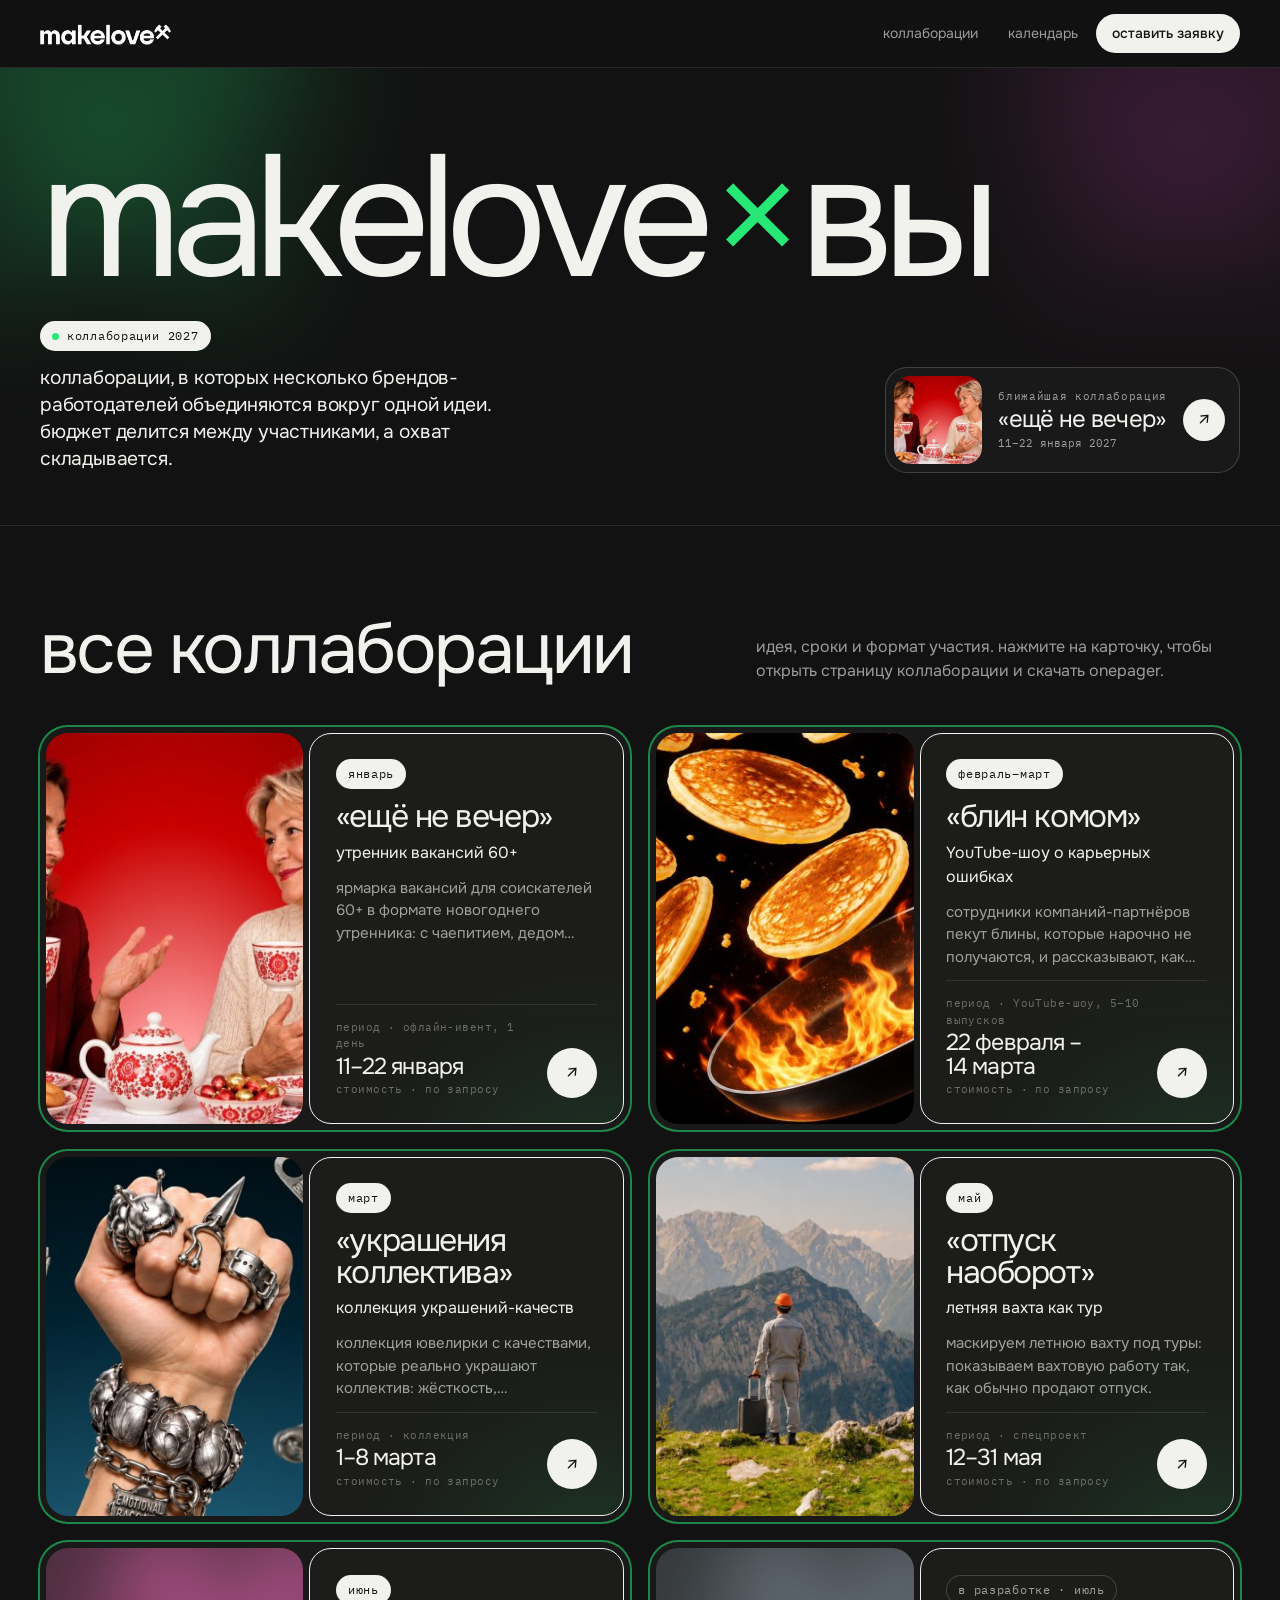
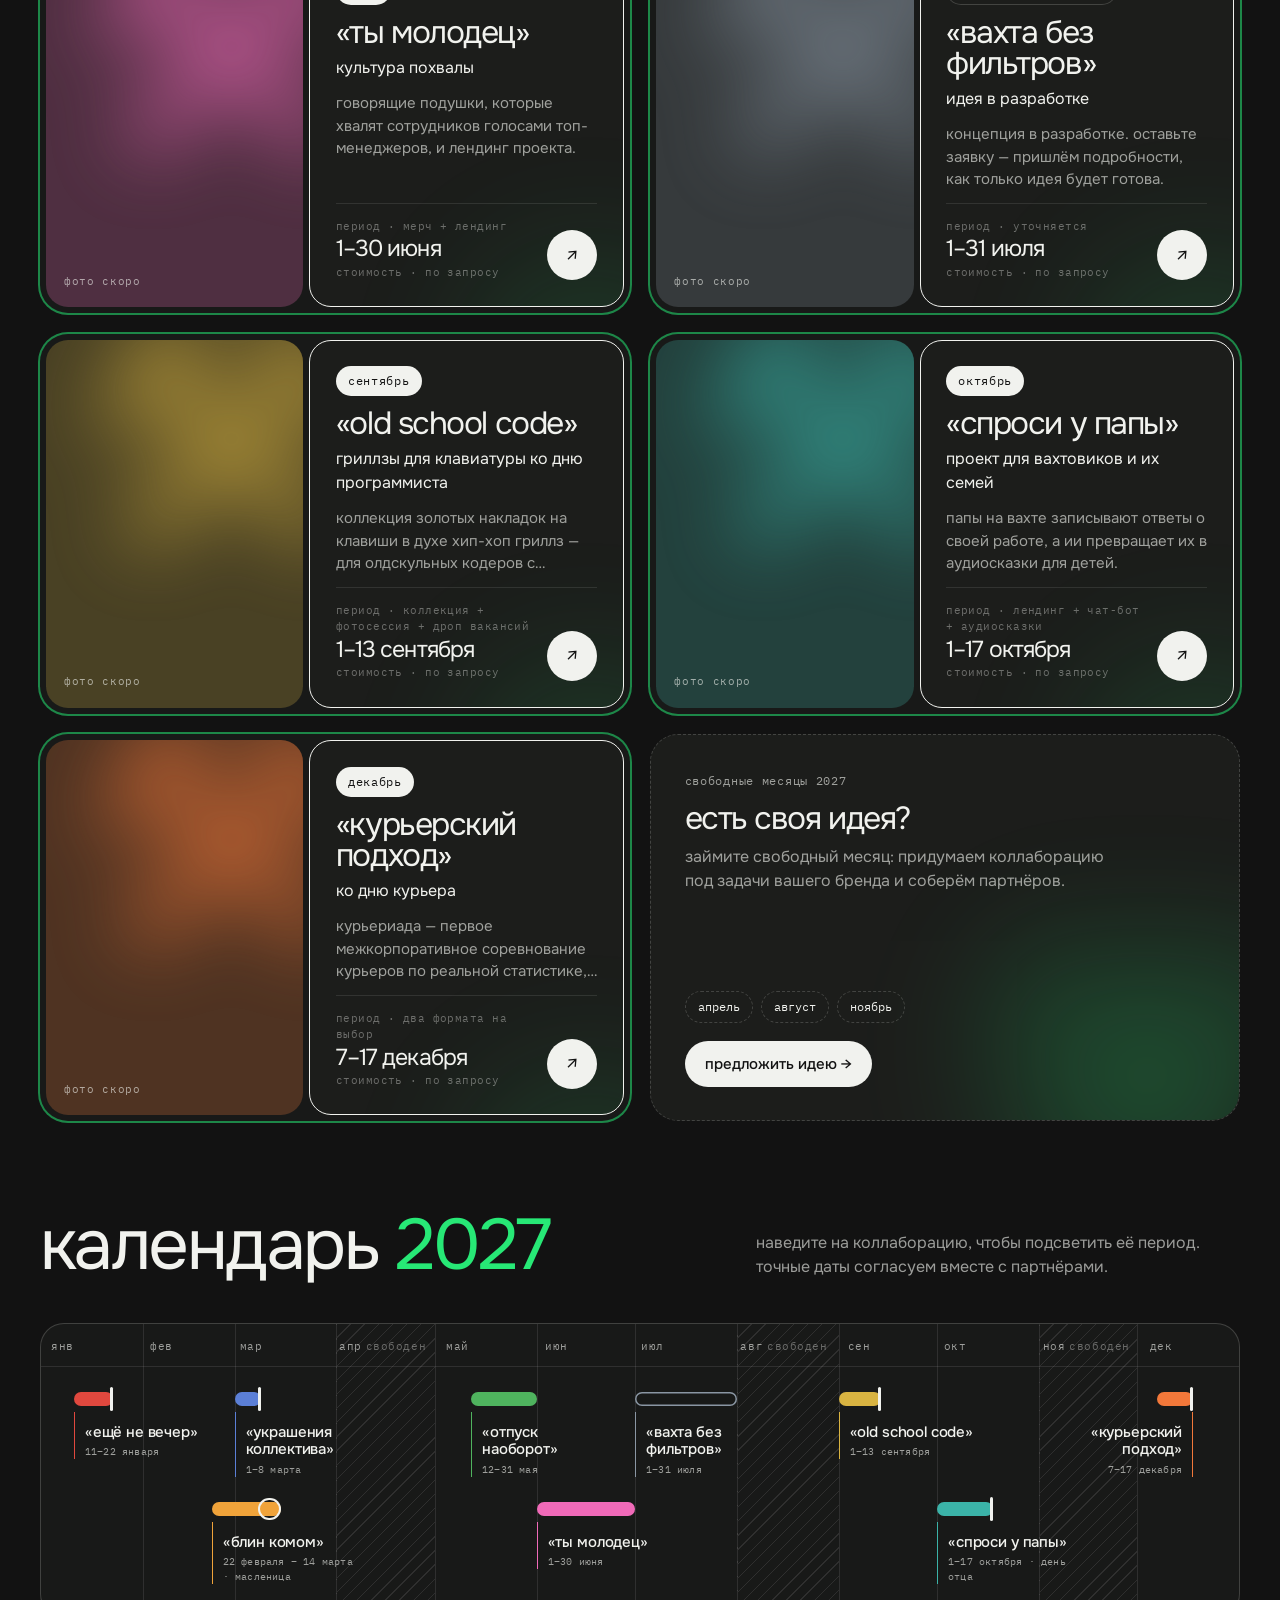
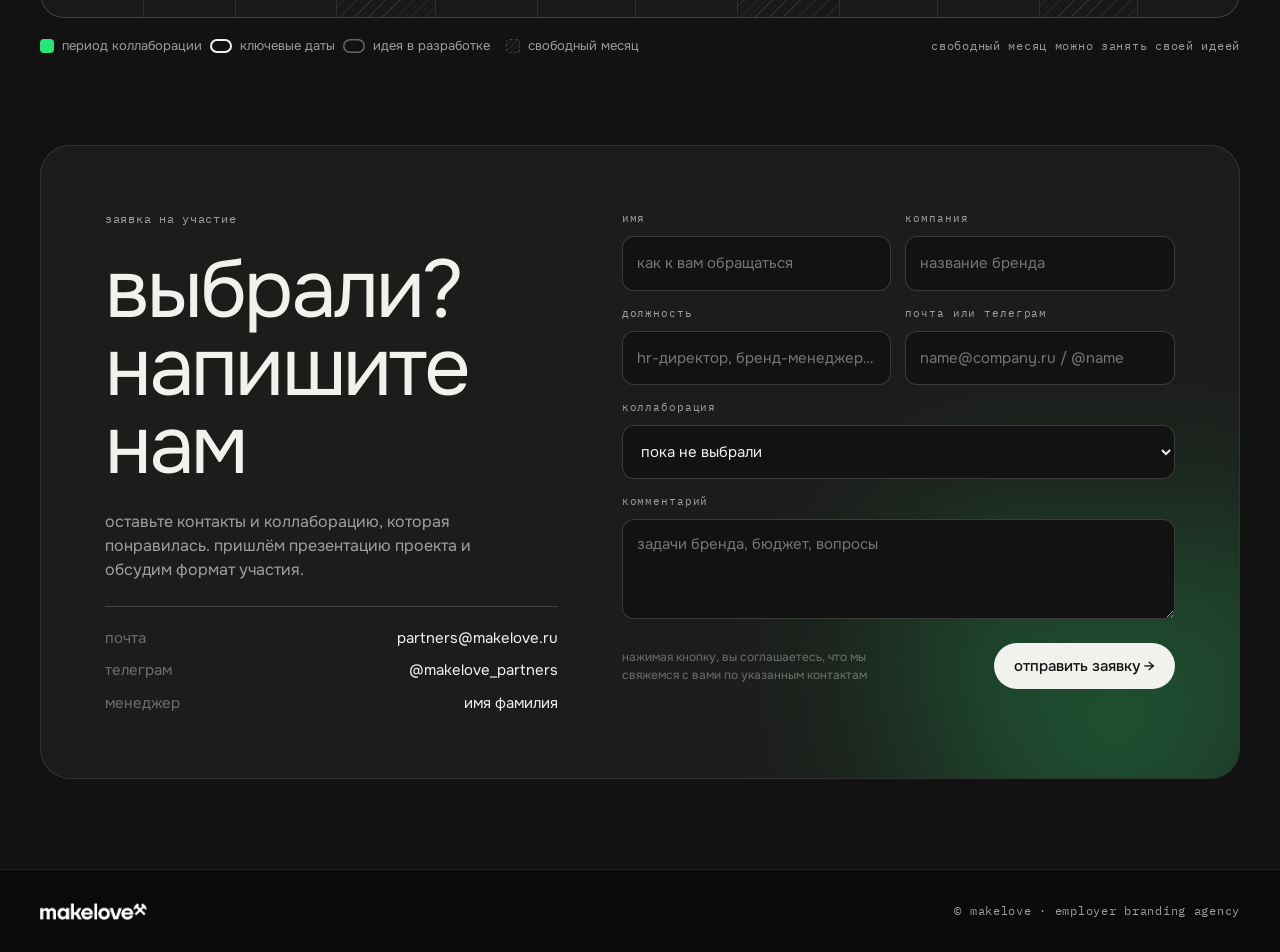
<file: index.html>
<!doctype html>
<html lang="ru">
<head>
<meta charset="utf-8">
<meta name="viewport" content="width=device-width,initial-scale=1">
<title>makelove × вы — коллаборации 2027</title>
<meta name="description" content="коллаборации makelove на 2027 год: календарь проектов и заявка для брендов-работодателей">
<link rel="icon" type="image/png" href="img/hammer_mask.png">
<link rel="preconnect" href="https://fonts.googleapis.com">
<link rel="preconnect" href="https://fonts.gstatic.com" crossorigin>
<link rel="stylesheet" href="https://fonts.googleapis.com/css2?family=Onest:wght@300;400;500;600&family=IBM+Plex+Mono:wght@400;500&display=swap">
<link rel="stylesheet" href="site.css">
<link rel="stylesheet" href="hero.css">
</head>
<body class="v3">
<header class="top">
  <div class="wrap">
    <a href="#top" aria-label="makelove"><img class="logo logo-l" src="img/wordmark_dark.png" alt="makelove"><img class="logo logo-d" src="img/wordmark.png" alt="makelove"></a>
    <nav class="nav">
      <a href="#kollaby">коллаборации</a>
      <a href="#kalendar">календарь</a>
      <a class="btn" href="#zayavka">оставить заявку</a>
    </nav>
  </div>
</header>

<main id="top">
  <section class="hero">
    <div class="glows" aria-hidden="true">
      <div class="hm anim" style="--s:460px;left:-120px;top:-180px;--o:.38;--rot:-12deg;--t:20s"></div>
      <div class="hm anim" style="--hc:var(--pink);--s:380px;right:-100px;top:-120px;--o:.26;--rot:18deg;--dx:-40px;--dy:30px;--t:24s"></div>
    </div>
    <div class="wrap">
      <h1>makelove<span class="x">×</span>вы</h1>
      <div class="hero-side">
        <div style="display:grid;gap:14px">
          <span class="tag"><i></i>коллаборации <span class="yr"></span></span>
          <p class="lead">коллаборации, в которых несколько брендов-работодателей объединяются вокруг одной идеи. бюджет делится между участниками, а охват складывается.</p>
        </div>
        <div class="corner" id="corner"></div>
      </div>
    </div>
  </section>

  <section class="sec" id="kollaby">
    <div class="wrap">
      <div class="sec-head">
        <h2>все коллаборации</h2>
        <p>идея, сроки и формат участия. нажмите на карточку, чтобы открыть страницу коллаборации и скачать onepager.</p>
      </div>
      <div class="lc-grid" id="list"></div>
    </div>
  </section>

  <section class="sec" id="kalendar" style="padding-top:0">
    <div class="wrap">
      <div class="sec-head">
        <h2>календарь <span class="g yr"></span></h2>
        <p>наведите на коллаборацию, чтобы подсветить её период. точные даты согласуем вместе с партнёрами.</p>
      </div>
      <div class="cal-tiles"><div class="year" id="year"></div></div>
      <div class="cal-gantt"><div class="gt-scroll"><div id="gantt"></div></div></div>
      <div class="cal-foot">
        <div class="legend">
          <span class="lg-v1"><span><i style="background:var(--green-soft)"></i>период коллаборации</span><span><i style="background:var(--green)"></i>ключевая дата</span></span>
          <span class="lg-v2"><span><i style="background:var(--green)"></i>период коллаборации</span><span><i style="background:none;box-shadow:inset 0 0 0 2px var(--ink);border-radius:999px;width:22px"></i>ключевые даты</span><span><i style="box-shadow:inset 0 0 0 1.5px var(--faint);border-radius:999px;width:22px"></i>идея в разработке</span></span>
          <span><i style="border:1px dashed var(--line-2);background:repeating-linear-gradient(135deg,transparent 0 3px,var(--line) 3px 4px)"></i>свободный месяц</span>
        </div>
        <span class="mono">свободный месяц можно занять своей идеей</span>
      </div>
    </div>
  </section>

  <section class="sec" id="zayavka" style="padding-top:0">
    <div class="wrap">
      <div class="apply">
        <div class="hm" aria-hidden="true"></div>
        <div class="apply-grid">
          <div class="apply-side">
            <span class="mono">заявка на участие</span>
            <h2>выбрали?<br>напишите нам</h2>
            <p>оставьте контакты и коллаборацию, которая понравилась. пришлём презентацию проекта и обсудим формат участия.</p>
            <div class="contacts" id="contacts"></div>
          </div>
          <form id="form" name="zayavka" method="POST" data-netlify="true" netlify-honeypot="bot-field" novalidate>
            <input type="hidden" name="form-name" value="zayavka">
            <p hidden><label>не заполняйте: <input name="bot-field"></label></p>
            <div class="f2">
              <div class="field"><label for="f-name">имя</label><input id="f-name" name="name" autocomplete="name" placeholder="как к вам обращаться"></div>
              <div class="field"><label for="f-company">компания</label><input id="f-company" name="company" autocomplete="organization" placeholder="название бренда"></div>
            </div>
            <div class="f2">
              <div class="field"><label for="f-role">должность</label><input id="f-role" name="role" placeholder="hr-директор, бренд-менеджер…"></div>
              <div class="field"><label for="f-contact">почта или телеграм</label><input id="f-contact" name="contact" placeholder="name@company.ru / @name"></div>
            </div>
            <div class="field"><label for="f-item">коллаборация</label><select id="f-item" name="item"></select></div>
            <div class="field"><label for="f-note">комментарий</label><textarea id="f-note" name="note" placeholder="задачи бренда, бюджет, вопросы"></textarea></div>
            <p class="err" id="f-err" hidden></p>
            <div class="form-foot">
              <small>нажимая кнопку, вы соглашаетесь, что мы свяжемся с вами по указанным контактам</small>
              <button class="btn" type="submit" id="f-submit">отправить заявку →</button>
            </div>
            <div id="f-result"></div>
          </form>
        </div>
      </div>
    </div>
  </section>
</main>

<footer>
  <div class="wrap">
    <img class="logo" src="img/wordmark.png" alt="makelove" style="height:18px">
    <span class="mono">© makelove · employer branding agency</span>
  </div>
</footer>


<div class="toast" id="toast" role="status"></div>

<script src="data.js"></script>
<script>
const priceSmall = c => priceShown(c) ? `стоимость · <span class="cur">${esc(c.price.value)} ₽</span>` : `стоимость · по запросу`;

$$(".yr").forEach(e => e.textContent = YEAR);
$("#contacts").innerHTML = CONTACTS.map(([k,v]) => `<div><span>${esc(k)}</span><span>${esc(v)}</span></div>`).join("");

/* month coverage */


/* cards */
$("#list").innerHTML = COLLABS.map(c => {
  const ph = c.img
    ? `<div class="lc-ph"><img src="${c.img}" alt="" loading="lazy"></div>`
    : `<div class="lc-ph empty" style="--acc:${c.acc};--acc-bg:color-mix(in srgb, ${c.acc} 24%, var(--surface))"><div class="hm" aria-hidden="true"></div><span>фото скоро</span></div>`;
  return `
  <a class="lc" href="${pageUrl(c)}" data-c="${c.id}" data-open="${c.id}">
    ${ph}
    <div class="lc-pn">
      <span class="pill ${c.status==="draft"?"draft":""}">${c.status==="draft" ? "в разработке · " : ""}${monthsLabel(c)}</span>
      <h3>${esc(qt(c))}</h3>
      <p class="lc-sub">${esc(c.sub)}</p>
      <p class="lc-short">${esc(c.short)}</p>
      <div class="lc-foot">
        <div class="per"><small>период · ${esc(c.format)}</small><b>${period(c)}</b><small>${priceSmall(c)}</small></div>
        <span class="go" aria-hidden="true">↗</span>
      </div>
    </div>
  </a>`;
}).join("") + (COLLABS.length % 2 ? `
  <a class="lc-cta" href="#zayavka" data-free>
    <div class="hm" aria-hidden="true"></div>
    <div><span class="mono">свободные месяцы ${YEAR}</span><h3 style="margin-top:12px">есть своя идея?</h3><p>займите свободный месяц: придумаем коллаборацию под задачи вашего бренда и соберём партнёров.</p></div>
    <div style="display:grid;gap:18px"><div class="chips">${MONTHS.map((n,m) => busy[m] ? "" : `<span>${n}</span>`).join("")}</div><span class="btn">предложить идею →</span></div>
  </a>` : "");

/* calendar v1 — tiles */
$("#year").innerHTML = MONTHS.map((name, m) => {
  const lead = (new Date(Date.UTC(YEAR, m, 1)).getUTCDay()+6)%7;
  let g = ""; for (let i=0;i<lead;i++) g += `<i class="e"></i>`;
  for (let d=1; d<=monthDays(m); d++){
    const t = doy(iso(m,d)), cs = COLLABS.filter(c => inC(c,t));
    const k = cs.some(c => isKey(c,t));
    g += `<i class="${cs.length?"on":""} ${k?"k":""}" ${cs.length?`data-c="${cs.map(c=>c.id).join(" ")}"`:""}>${d}</i>`;
  }
  const cs = COLLABS.filter(c => c.ms <= m && c.me >= m);
  const head = `<div class="mt-h"><b>${name}</b><span>${String(m+1).padStart(2,"0")}</span></div><div class="mg" aria-hidden="true">${g}</div>`;
  if (!cs.length) return `<article class="mt free">${head}<a class="mt-free" href="#zayavka" data-free>месяц свободен · предложить идею →</a></article>`;
  return `<article class="mt" data-c="${cs.map(c=>c.id).join(" ")}">${head}<div class="mt-cs">${cs.map(c =>
    `<a class="mt-c" href="${pageUrl(c)}" data-open="${c.id}" data-c="${c.id}"><span>${esc(qt(c))}<small>${period(c)}</small></span><i aria-hidden="true">→</i></a>`).join("")}</div></article>`;
}).join("");

/* calendar v2/v3 — year ribbon, auto lanes so labels never overlap */
const mcols = MONTHS.map((_,m) => `${monthDays(m)}fr`).join(" ");
const LABEL_DAYS = 40;
const lanes = [];
[...COLLABS].sort((x,y) => x.a - y.a).forEach(c => {
  const end = Math.max(c.b, c.a + LABEL_DAYS);
  let i = lanes.findIndex(l => l.end < c.a - 2);
  if (i < 0){ lanes.push({end:-1, items:[]}); i = lanes.length - 1; }
  lanes[i].end = end; lanes[i].items.push(c);
});
const tl = document.createElement("div"); tl.className = "tl"; tl.style.setProperty("--mcols", mcols);
tl.innerHTML =
  `<div class="tl-grid">${MONTHS.map((_,m) => `<i class="${busy[m]?"":"free"}"></i>`).join("")}</div>` +
  `<div class="tl-head">${MONTHS_S.map((s,m) => `<span>${s}${busy[m]?"":"<em>свободен</em>"}</span>`).join("")}</div>` +
  `<div class="tl-lanes">${lanes.map(l => `<div class="lane">${l.items.map(c => {
      const L = c.a / YDAYS * 100, W = (c.b - c.a + 1) / YDAYS * 100, len = c.b - c.a + 1;
      const marks = c.keyRanges.map(([a,b]) => {
        const kl = (a - c.a) / len * 100, kw = (b - a + 1) / len * 100;
        return a === b ? `<i class="kd" style="left:calc(${kl + kw/2}% - 1.5px)"></i>` : `<i class="kr" style="left:${kl}%;width:${kw}%"></i>`;
      }).join("");
      return `<a class="it ${c.status==="draft"?"draft":""} ${L + W > 86 ? "end" : ""}" href="${pageUrl(c)}" data-open="${c.id}" data-c="${c.id}" style="--l:${L}%;--w:${W}%;--acc:${c.acc}">
        <div class="bar" style="--wpx:100%;width:calc(${W} / ${Math.max(W,0.0001)} * 100%)">${marks}</div>
        <div class="lb"><b>${esc(qt(c))}</b><small>${period(c)}${c.keyNote ? " · " + c.keyNote : ""}</small></div></a>`;
    }).join("")}</div>`).join("")}</div>`;
$("#gantt").replaceWith(tl);
/* bar width is relative to the whole track, so size it in px after layout */
function sizeBars(){
  const W = tl.getBoundingClientRect().width;
  tl.querySelectorAll(".it").forEach(it => {
    const c = COLLABS.find(x => x.id === it.dataset.c);
    it.querySelector(".bar").style.width = Math.max(12, (c.b - c.a + 1) / YDAYS * W) + "px";
  });
}
addEventListener("resize", sizeBars); requestAnimationFrame(sizeBars);

/* hover sync */
function focusOn(id){
  document.body.classList.toggle("focusing", !!id);
  $$("[data-c]").forEach(el => el.classList.toggle("hl", !!id && el.dataset.c.split(" ").includes(id)));
}
$$(".lc, .it, .mt-c").forEach(el => {
  el.addEventListener("mouseenter", () => focusOn(el.dataset.c));
  el.addEventListener("mouseleave", () => focusOn(null));
});
$$("[data-free]").forEach(el => el.addEventListener("click", () => { selItem.value = "free"; }));

/* form */
const selItem = $("#f-item");
selItem.innerHTML = `<option value="">пока не выбрали</option>` + COLLABS.map(c => `<option value="${c.id}">${monthsLabel(c)} — ${esc(qt(c))}</option>`).join("") + `<option value="free">своя идея на свободный месяц</option>`;
function toast(t){ const el = $("#toast"); el.textContent = t; el.classList.add("show"); clearTimeout(toast._t); toast._t = setTimeout(() => el.classList.remove("show"), 2400); }
$("#form").addEventListener("submit", async e => {
  e.preventDefault();
  const v = Object.fromEntries(new FormData(e.target).entries()), err = $("#f-err"); err.hidden = true;
  if (!v.name?.trim() || !v.company?.trim() || !v.contact?.trim()){ err.textContent = "заполните имя, компанию и контакт, чтобы мы могли ответить"; err.hidden = false; return; }
  const c = COLLABS.find(x => x.id === v.item), item = v.item === "free" ? "своя идея на свободный месяц" : c ? `${monthsLabel(c)} — ${qt(c)}` : "не выбрана";
  let ok = false;
  try { const r = await fetch("/", { method:"POST", headers:{"Content-Type":"application/x-www-form-urlencoded"}, body:new URLSearchParams({...v, item}).toString() }); ok = r.ok; } catch(_){}
  const text = `заявка makelove × вы\nимя: ${v.name}\nкомпания: ${v.company}\nконтакт: ${v.contact}\nколлаборация: ${item}${v.note?`\nкомментарий: ${v.note}`:""}`;
  $("#f-result").innerHTML = ok
    ? `<div class="form-msg"><b>заявка у нас</b><span>спасибо! свяжемся с вами в течение двух рабочих дней.</span></div>`
    : `<div class="form-msg"><b>почти готово</b><span>заявка не отправилась автоматически. пришлите её на ${esc(CONTACTS[0][1])}:</span><pre>${esc(text)}</pre></div>`;
});

/* hero corner — three options to choose from */
const next = COLLABS.find(c => c.status === "ready") ;
$("#corner").innerHTML = `<a class="cn-next" href="${pageUrl(next)}">
  <span class="cn-ph">${next.img ? `<img src="${next.img}" alt="">` : ""}</span>
  <span class="cn-tx"><span class="mono">ближайшая коллаборация</span><b>${esc(qt(next))}</b><small>${period(next)} ${YEAR}</small></span>
  <span class="go" aria-hidden="true">↗</span></a>`;
/* preselect a collab when coming from its page */
try { const pick = sessionStorage.getItem("pick"); if (pick){ selItem.value = pick; sessionStorage.removeItem("pick"); } } catch(_){}
</script>
</body>
</html>
</file>
<file: site.css>
:root{
  --bg:#FFFFFF; --ink:#1D1D1D; --mute:rgba(29,29,29,.62); --faint:rgba(29,29,29,.40);
  --line:rgba(29,29,29,.10); --line-2:rgba(29,29,29,.18);
  --surface:#F3F5F2; --surface-2:#E6EAE5; --card-bg:#FFFFFF; --panel-bg:#FFFFFF;
  --green:#27E876; --green-soft:#DDF9E8; --green-ink:#0E9A49; --pink:#F84DDD;
  --btn-bg:#1D1D1D; --btn-fg:#FFFFFF;
  --outline:#8CF0B4; --topbar:rgba(255,255,255,.84);
  --display:"Onest","Helvetica Neue",Arial,sans-serif;
  --mono:"IBM Plex Mono",ui-monospace,Menlo,monospace;
  --ease:cubic-bezier(.2,.7,.1,1);
  color-scheme:light;
}
body.v3{
  --bg:#121212; --ink:#F1F2EE; --mute:rgba(241,242,238,.62); --faint:rgba(241,242,238,.38);
  --line:rgba(241,242,238,.10); --line-2:rgba(241,242,238,.18);
  --surface:#1C1D1B; --surface-2:#2A2C29; --card-bg:#181918; --panel-bg:#1C1D1B;
  --green-soft:rgba(39,232,118,.16); --green-ink:#27E876;
  --btn-bg:#F1F2EE; --btn-fg:#121212; --outline:rgba(39,232,118,.55); --topbar:rgba(18,18,18,.82);
  color-scheme:dark;
}
*{box-sizing:border-box}
html{scroll-behavior:smooth}
body{margin:0;background:var(--bg);color:var(--ink);font-family:var(--display);font-size:16px;line-height:1.5;-webkit-font-smoothing:antialiased;overflow-x:hidden;transition:background .4s,color .4s}
a{color:inherit}
button{font:inherit;color:inherit;cursor:pointer}
img{display:block;max-width:100%}
h1,h2,h3{font-weight:400;letter-spacing:-.035em;line-height:.95;margin:0;text-transform:lowercase}
p{margin:0}
[hidden]{display:none!important}
.wrap{max-width:1400px;margin:0 auto;padding:0 clamp(16px,3.2vw,40px)}
.mono{font-family:var(--mono);font-size:12px;letter-spacing:.06em;color:var(--mute)}
:focus-visible{outline:2px solid var(--green);outline-offset:3px;border-radius:6px}

/* brand glows */
.hm{position:absolute;width:var(--s,420px);aspect-ratio:1;filter:blur(var(--b,70px));opacity:var(--o,.4);pointer-events:none}
.hm::before{content:"";position:absolute;inset:0;background:var(--hc,var(--green));-webkit-mask:url(img/hammer_mask.png) center/contain no-repeat;mask:url(img/hammer_mask.png) center/contain no-repeat}
@keyframes drift{0%,100%{transform:translate(0,0) rotate(var(--rot,0deg))}50%{transform:translate(var(--dx,30px),var(--dy,-20px)) rotate(calc(var(--rot,0deg) + 8deg))}}
.hm.anim{animation:drift var(--t,18s) ease-in-out infinite}

/* top bar */
.top{position:sticky;top:0;z-index:30;backdrop-filter:blur(14px);-webkit-backdrop-filter:blur(14px);background:var(--topbar);border-bottom:1px solid var(--line)}
.top .wrap{display:flex;align-items:center;justify-content:space-between;gap:16px;padding-block:14px}
.logo{height:22px;width:auto}
.logo-l{display:block} .logo-d{display:none}
body.v3 .logo-l{display:none} body.v3 .logo-d{display:block}
.nav{display:flex;align-items:center;gap:6px}
.nav a:not(.btn){font-size:14px;text-decoration:none;color:var(--mute);padding:8px 12px;border-radius:999px}
.nav a:not(.btn):hover{color:var(--ink)}
.btn{display:inline-flex;align-items:center;gap:10px;border:0;border-radius:999px;padding:12px 20px;font-size:15px;font-weight:500;text-decoration:none;background:var(--btn-bg);color:var(--btn-fg);transition:transform .25s var(--ease),background .25s,color .25s}
.btn:hover{transform:translateY(-1px);background:var(--green);color:#1D1D1D}
.nav .btn{padding:9px 16px;font-size:14px}
@media (max-width:640px){.nav a:not(.btn){display:none}}

/* hero */
.hero{position:relative;overflow:hidden;border-bottom:1px solid var(--line)}
.hero .glows{position:absolute;inset:0}
.hero .wrap{position:relative;padding-block:clamp(28px,4.2vw,56px) clamp(24px,3.2vw,44px);display:grid;gap:clamp(18px,2.4vw,28px)}
@media (min-width:900px){.hero .wrap{grid-template-columns:auto minmax(0,1fr);align-items:end;column-gap:clamp(36px,4.5vw,72px)}}
.hero h1{white-space:nowrap;font-size:clamp(46px,7.4vw,112px);letter-spacing:-.06em;line-height:.86}
.hero h1 .x{color:var(--green);font-weight:300;margin:0 .04em}
.hero-side{display:grid;gap:14px;align-content:end;padding-bottom:.35em;min-width:0}
.tag{justify-self:start;display:inline-flex;align-items:center;gap:8px;font-family:var(--mono);font-size:12px;letter-spacing:.06em;color:var(--btn-fg);background:var(--btn-bg);border-radius:999px;padding:6px 12px}
.tag i{width:7px;height:7px;border-radius:50%;background:var(--green);display:block}
.lead{font-size:clamp(17px,1.5vw,20px);line-height:1.4;max-width:38ch;letter-spacing:-.01em}
.stats{display:none}
/* v2/v3: big poster hero with numbers */
body:not(.v1) .hero .wrap{grid-template-columns:1fr;padding-block:clamp(40px,6vw,96px) clamp(28px,3.6vw,48px)}
body:not(.v1) .hero h1{font-size:clamp(64px,13.5vw,212px);letter-spacing:-.07em}
body:not(.v1) .hero-side{grid-template-columns:1fr;gap:24px}
@media (min-width:900px){body:not(.v1) .hero-side{grid-template-columns:minmax(0,1fr) auto;align-items:end}}
body:not(.v1) .stats{display:flex;gap:clamp(20px,3vw,48px)}
.stats div{display:grid;gap:2px}
.stats b{font-weight:400;font-size:clamp(34px,3.6vw,52px);letter-spacing:-.04em;line-height:1}
.stats span{font-family:var(--mono);font-size:11px;color:var(--mute);letter-spacing:.06em}

/* sections */
.sec{padding-block:clamp(48px,7vw,104px)}
.sec-head{display:grid;gap:14px;margin-bottom:clamp(24px,3.4vw,44px)}
@media (min-width:860px){.sec-head{grid-template-columns:1fr auto;align-items:end}}
.sec-head h2{font-size:clamp(40px,5.6vw,80px)}
.sec-head h2 .g{color:var(--green)}
.sec-head p{color:var(--mute);max-width:44ch}

/* ===== collab cards: 4-module grid, card = 2 modules ===== */
.lc-grid{display:grid;grid-template-columns:repeat(4,minmax(0,1fr));gap:clamp(14px,1.6vw,22px)}
.lc{grid-column:span 2;position:relative;display:grid;grid-template-columns:minmax(0,.9fr) minmax(0,1.1fr);gap:6px;padding:6px;border-radius:28px;background:var(--card-bg);box-shadow:0 0 0 2px var(--outline);text-decoration:none;color:inherit;min-width:0;transition:box-shadow .3s,transform .4s var(--ease)}
.lc:hover,.lc.hl{box-shadow:0 0 0 2px var(--green),0 30px 60px -36px rgba(14,154,73,.55);transform:translateY(-3px)}
@media (max-width:980px){.lc-grid{grid-template-columns:repeat(2,minmax(0,1fr))}}
@media (max-width:620px){.lc-grid{grid-template-columns:1fr}.lc{grid-column:span 1;grid-template-columns:1fr}.lc-ph{aspect-ratio:16/10}}
.lc-ph{position:relative;border-radius:22px;overflow:hidden;background:var(--surface);min-height:100%}
.lc-ph img{position:absolute;inset:0;width:100%;height:100%;object-fit:cover;transition:transform .8s var(--ease)}
.lc:hover .lc-ph img{transform:scale(1.04)}
.lc-ph.empty{display:grid;place-items:end start;padding:18px;background:var(--acc-bg)}
.lc-ph.empty .hm{--s:300px;--o:.7;--b:40px;right:-80px;top:-60px;--hc:var(--acc)}
.lc-ph.empty span{position:relative;font-family:var(--mono);font-size:11px;letter-spacing:.06em;color:var(--mute)}
.lc-pn{position:relative;overflow:hidden;isolation:isolate;display:grid;grid-template-rows:auto auto auto 1fr auto;gap:12px;border:1px solid var(--ink);border-radius:22px;padding:clamp(18px,2vw,28px);background:var(--panel-bg);min-width:0}
.lc-pn::after{content:"";position:absolute;right:-30%;bottom:-55%;width:80%;aspect-ratio:1;border-radius:50%;background:var(--green);filter:blur(70px);opacity:.14;z-index:-1;transition:opacity .4s}
.lc:hover .lc-pn::after{opacity:.28}
.pill{justify-self:start;font-family:var(--mono);font-size:12px;letter-spacing:.06em;color:var(--btn-fg);background:var(--btn-bg);border-radius:999px;padding:6px 12px}
.pill.draft{background:transparent;color:var(--mute);box-shadow:inset 0 0 0 1px var(--line-2)}
.lc h3{font-size:clamp(28px,2.5vw,40px);letter-spacing:-.045em;line-height:.98;text-wrap:balance}
.lc-sub{font-size:16px;margin-top:-4px}
.lc-short{font-size:15px;color:var(--mute);display:-webkit-box;-webkit-line-clamp:3;-webkit-box-orient:vertical;overflow:hidden;align-self:start}
.yb{display:grid;grid-template-columns:repeat(12,minmax(0,1fr));gap:3px}
.yb i{height:5px;border-radius:3px;background:var(--surface-2)}
.yb i.on{background:var(--ink)}
.lc-foot{display:flex;justify-content:space-between;align-items:flex-end;gap:12px;border-top:1px solid var(--line);padding-top:14px}
.per{display:grid;gap:3px;min-width:0}
.per b{font-weight:400;font-size:clamp(21px,1.8vw,27px);letter-spacing:-.04em;line-height:1.02}
.per small{font-family:var(--mono);font-size:11px;color:var(--faint);letter-spacing:.04em}
.per .cur{color:var(--green-ink)}
.go{width:50px;height:50px;border-radius:50%;background:var(--btn-bg);color:var(--btn-fg);display:grid;place-items:center;flex:none;font-size:18px;transition:background .3s,color .3s,transform .4s var(--ease)}
.lc:hover .go{background:var(--green);color:#1D1D1D;transform:rotate(45deg)}

.lc-cta{grid-column:span 2;display:grid;align-content:space-between;gap:24px;padding:clamp(22px,2.6vw,36px);border-radius:28px;border:1.5px dashed var(--line-2);background:var(--surface);text-decoration:none;color:inherit;position:relative;overflow:hidden;isolation:isolate;min-height:280px}
.lc-cta .hm{--s:360px;--o:.35;--b:70px;right:-90px;bottom:-140px;z-index:-1}
.lc-cta h3{font-size:clamp(28px,2.5vw,40px);letter-spacing:-.045em}
.lc-cta p{color:var(--mute);max-width:40ch;margin-top:10px}
.lc-cta .chips{display:flex;flex-wrap:wrap;gap:8px}
.lc-cta .chips span{font-family:var(--mono);font-size:12px;border:1px dashed var(--line-2);border-radius:999px;padding:6px 12px}
.lc-cta .btn{justify-self:start}
@media (max-width:620px){.lc-cta{grid-column:span 1}}

/* ===== calendar v1: month tiles ===== */
.cal-tiles{display:none}
body.v1 .cal-tiles{display:grid}
.year{display:grid;grid-template-columns:repeat(2,minmax(0,1fr));gap:10px}
@media (min-width:700px){.year{grid-template-columns:repeat(3,minmax(0,1fr));gap:12px}}
@media (min-width:1060px){.year{grid-template-columns:repeat(4,minmax(0,1fr));gap:14px}}
.mt{position:relative;display:grid;grid-template-rows:auto 1fr auto;gap:12px;border:1px solid var(--line-2);border-radius:18px;padding:14px;background:var(--card-bg);min-width:0;transition:opacity .35s var(--ease),transform .35s var(--ease),border-color .3s}
.mt.free{border-style:dashed;background:transparent}
.mt-h{display:flex;justify-content:space-between;align-items:baseline}
.mt-h b{font-weight:500;font-size:clamp(17px,1.6vw,20px);letter-spacing:-.02em}
.mt-h span{font-family:var(--mono);font-size:11px;color:var(--faint)}
.mg{display:grid;grid-template-columns:repeat(7,minmax(0,1fr));gap:3px}
.mg i{font-style:normal;font-family:var(--mono);font-size:10px;line-height:1;text-align:center;padding:5px 0;border-radius:6px;color:var(--faint);transition:background .3s,color .3s}
.mg i.e{visibility:hidden}
.mg i.on{background:var(--green-soft);color:var(--green-ink)}
.mg i.k{background:var(--green);color:#1D1D1D;font-weight:500}
.mg i.on.hl{background:var(--green);color:#1D1D1D}
.mg i.k.hl{background:#1D1D1D;color:var(--green)}
.mt-cs{display:grid;gap:0;border-top:1px solid var(--line)}
.mt-c{display:flex;justify-content:space-between;align-items:center;gap:8px;border:0;background:none;padding:9px 0 0;text-align:left;width:100%;text-decoration:none}
.mt-c+.mt-c{border-top:1px dashed var(--line);margin-top:9px}
.mt-c span{font-size:14px;font-weight:500;line-height:1.2}
.mt-c small{display:block;font-family:var(--mono);font-size:10px;color:var(--faint);font-weight:400;margin-top:2px}
.mt-c i{font-style:normal;width:24px;height:24px;border-radius:50%;background:var(--surface);display:grid;place-items:center;flex:none;font-size:12px}
.mt-free{border-top:1px dashed var(--line-2);padding-top:10px;font-size:13px;color:var(--mute);text-decoration:none}
.mt-free:hover{color:var(--ink)}
body.focusing .mt:not(.hl){opacity:.32}
.mt.hl{border-color:var(--ink);transform:translateY(-3px)}

/* ===== calendar v2/v3: year ribbon in lanes ===== */
.cal-gantt{display:none}
body:not(.v1) .cal-gantt{display:block}
.gt-scroll{overflow-x:auto;-webkit-overflow-scrolling:touch;margin-inline:calc(-1 * clamp(16px,3.2vw,40px));padding-inline:clamp(16px,3.2vw,40px)}
.tl{min-width:980px;position:relative;border:1px solid var(--line-2);border-radius:24px;overflow:hidden;background:var(--card-bg)}
.tl-grid{position:absolute;inset:0;display:grid;grid-template-columns:var(--mcols);pointer-events:none}
.tl-grid i{border-left:1px solid var(--line)}
.tl-grid i:first-child{border-left:0}
.tl-grid i.free{background:repeating-linear-gradient(135deg,transparent 0 9px,var(--line) 9px 10px)}
.tl-head{position:relative;display:grid;grid-template-columns:var(--mcols);border-bottom:1px solid var(--line)}
.tl-head span{font-family:var(--mono);font-size:11px;letter-spacing:.05em;color:var(--mute);padding:14px 10px 12px;display:flex;justify-content:space-between;gap:4px}
.tl-head span em{font-style:normal;color:var(--faint)}
.tl-lanes{position:relative;padding:22px 0 26px;display:grid;gap:18px}
.lane{position:relative;height:92px}
.it{position:absolute;top:0;left:var(--l);text-decoration:none;color:inherit;display:block;width:max(var(--w),150px);transition:opacity .3s}
.it .bar{position:relative;height:14px;margin-block:3px;width:var(--wpx);min-width:12px;border-radius:999px;background:var(--acc);transition:height .35s var(--ease),margin .35s var(--ease),box-shadow .35s}
.it .kd{position:absolute;top:-5px;bottom:-5px;width:3px;border-radius:2px;background:var(--ink)}
.it .kr{position:absolute;top:-4px;bottom:-4px;border-radius:999px;box-shadow:inset 0 0 0 2px var(--ink)}
.it.draft .bar{background:transparent;box-shadow:inset 0 0 0 1.5px var(--acc)}
.it .lb{display:grid;gap:3px;padding:12px 8px 0 0;border-left:1px solid var(--acc);margin-top:6px;padding-left:10px}
.it .lb b{font-weight:500;font-size:15px;line-height:1.15;letter-spacing:-.01em}
.it .lb small{font-family:var(--mono);font-size:10px;color:var(--mute);letter-spacing:.02em}
.it:hover .bar,.it.hl .bar{height:20px;margin-block:0;box-shadow:0 10px 24px -10px var(--acc)}
.it:hover .lb b,.it.hl .lb b{color:var(--green-ink)}
body.focusing .it:not(.hl){opacity:.35}
.it.end{left:auto;right:calc(100% - var(--l) - var(--w));text-align:right}
.it.end .bar{margin-left:auto}
.it.end .lb{border-left:0;border-right:1px solid var(--acc);padding-left:8px;padding-right:10px}
.cal-foot{display:flex;flex-wrap:wrap;justify-content:space-between;gap:12px 24px;margin-top:18px;align-items:center}
.legend{display:flex;flex-wrap:wrap;gap:16px}
.legend span{display:inline-flex;align-items:center;gap:8px;font-size:13px;color:var(--mute)}
.legend i{width:14px;height:14px;border-radius:4px;display:block}
.lg-v1,.lg-v2{display:contents}
body.v1 .lg-v2{display:none} body:not(.v1) .lg-v1{display:none}

/* form */
.apply{position:relative;overflow:hidden;border-radius:30px;background:var(--surface);border:1px solid var(--line)}
.apply .hm{--s:520px;right:-140px;bottom:-200px;--o:.38;--b:90px}
.apply-grid{position:relative;display:grid;gap:clamp(32px,5vw,64px);padding:clamp(24px,5vw,64px)}
@media (min-width:900px){.apply-grid{grid-template-columns:.9fr 1.1fr}}
.apply h2{font-size:clamp(44px,6.4vw,88px)}
.apply-side{display:grid;gap:24px;align-content:start}
.apply-side p{color:var(--mute);max-width:36ch}
.contacts{display:grid;gap:10px;border-top:1px solid var(--line-2);padding-top:20px}
.contacts div{display:flex;justify-content:space-between;gap:16px;font-size:15px}
.contacts span:first-child{color:var(--faint)}
form{display:grid;gap:14px;min-width:0}
.f2{display:grid;gap:14px}
@media (min-width:560px){.f2{grid-template-columns:1fr 1fr}}
.field{display:grid;gap:6px;min-width:0}
.field label{font-family:var(--mono);font-size:11px;letter-spacing:.08em;color:var(--mute)}
.field input,.field select,.field textarea{width:100%;background:var(--bg);border:1px solid var(--line-2);border-radius:12px;color:var(--ink);font:inherit;font-size:15px;padding:13px 14px}
.field textarea{min-height:96px;resize:vertical}
.field input:focus,.field select:focus,.field textarea:focus{outline:none;border-color:var(--ink)}
.form-foot{display:flex;flex-wrap:wrap;align-items:center;justify-content:space-between;gap:14px;margin-top:6px}
.form-foot small{color:var(--faint);font-size:12px;max-width:36ch}
.form-msg{border-radius:14px;padding:16px 18px;font-size:15px;display:grid;gap:10px;background:var(--bg);border:1px solid var(--line-2)}
.form-msg pre{white-space:pre-wrap;font-family:var(--mono);font-size:12px;color:var(--mute);margin:0}
.err{color:#B8169D;font-size:13px}

footer{background:#1D1D1D;color:#fff}
body.v3 footer{background:#0A0A0A;border-top:1px solid var(--line)}
footer .wrap{display:flex;flex-wrap:wrap;justify-content:space-between;align-items:center;gap:16px;padding-block:32px}
footer .mono{color:rgba(255,255,255,.6)}

/* variant switcher (only for review) */
.vs{position:fixed;left:50%;bottom:16px;transform:translateX(-50%);z-index:60;display:flex;gap:4px;align-items:center;padding:5px;border-radius:999px;background:#1D1D1D;color:#fff;box-shadow:0 18px 40px -16px rgba(0,0,0,.5)}
.vs span{font-family:var(--mono);font-size:11px;color:rgba(255,255,255,.55);padding:0 10px 0 12px}
.vs a{font-size:13px;text-decoration:none;padding:8px 14px;border-radius:999px;color:rgba(255,255,255,.8);white-space:nowrap}
.vs a.on{background:var(--green);color:#1D1D1D}
@media (max-width:560px){.vs span{display:none}.vs a{padding:8px 10px;font-size:12px}}
.toast{position:fixed;left:50%;bottom:76px;transform:translate(-50%,20px);z-index:70;background:var(--btn-bg);color:var(--btn-fg);border-radius:999px;padding:12px 20px;font-size:14px;opacity:0;transition:opacity .3s,transform .4s var(--ease);pointer-events:none;white-space:nowrap}
.toast.show{opacity:1;transform:translate(-50%,0)}
@keyframes rise{from{opacity:.001;transform:translateY(18px)}to{opacity:1;transform:none}}
.hero h1{animation:rise 1s var(--ease) both}
@media (prefers-reduced-motion:reduce){*,*::before,*::after{animation:none!important;transition:none!important}}

.lc-fmt{font-family:var(--mono);font-size:11px;letter-spacing:.04em;color:var(--faint)}
</file>
<file: hero.css>
/* угол героя (вместо статистики) */
.corner{justify-self:end;min-width:0}
@media (max-width:899px){.corner{justify-self:stretch}}
.corner .mono{font-size:11px}
.cn-next{display:grid;grid-template-columns:88px minmax(0,1fr) auto;gap:16px;align-items:center;padding:8px 14px 8px 8px;border-radius:22px;border:1px solid var(--line-2);background:var(--card-bg);text-decoration:none;min-width:min(380px,100%);transition:border-color .3s,transform .4s var(--ease)}
.cn-next:hover{border-color:var(--green);transform:translateY(-2px)}
.cn-ph{width:88px;height:88px;border-radius:16px;overflow:hidden;background:var(--surface)}
.cn-ph img{width:100%;height:100%;object-fit:cover}
.cn-tx{display:grid;gap:3px}
.cn-tx b{font-weight:400;font-size:24px;letter-spacing:-.03em;line-height:1.05}
.cn-tx small{font-family:var(--mono);font-size:11px;color:var(--mute)}
.cn-next .go{width:42px;height:42px}
.cn-next:hover .go{background:var(--green);color:#1D1D1D;transform:rotate(45deg)}
.cn-rib,.cn-free{display:grid;gap:12px;width:400px;max-width:100%;padding:18px 20px;border-radius:22px;border:1px solid var(--line-2);background:var(--card-bg);text-decoration:none;transition:border-color .3s}
.cn-rib:hover,.cn-free:hover{border-color:var(--green)}
.cn-track{position:relative;display:grid;grid-template-columns:repeat(12,1fr);height:34px;border-radius:10px;overflow:hidden;background:var(--surface)}
.cn-track i{border-left:1px solid var(--line)}
.cn-track i:first-child{border-left:0}
.cn-track i.free{background:repeating-linear-gradient(135deg,transparent 0 5px,var(--line) 5px 6px)}
.cn-track b{position:absolute;top:11px;height:12px;border-radius:999px}
.cn-ms{display:grid;grid-template-columns:repeat(12,1fr);margin-top:-6px}
.cn-ms em{font-style:normal;font-family:var(--mono);font-size:10px;color:var(--faint);text-align:center}
.cn-more{font-size:14px;color:var(--mute)}
.cn-rib:hover .cn-more,.cn-free:hover .cn-more{color:var(--ink)}
.cn-free .chips{display:flex;flex-wrap:wrap;gap:8px}
.cn-free .chips span{font-size:22px;letter-spacing:-.03em;border:1px dashed var(--line-2);border-radius:999px;padding:6px 16px}
</file>
